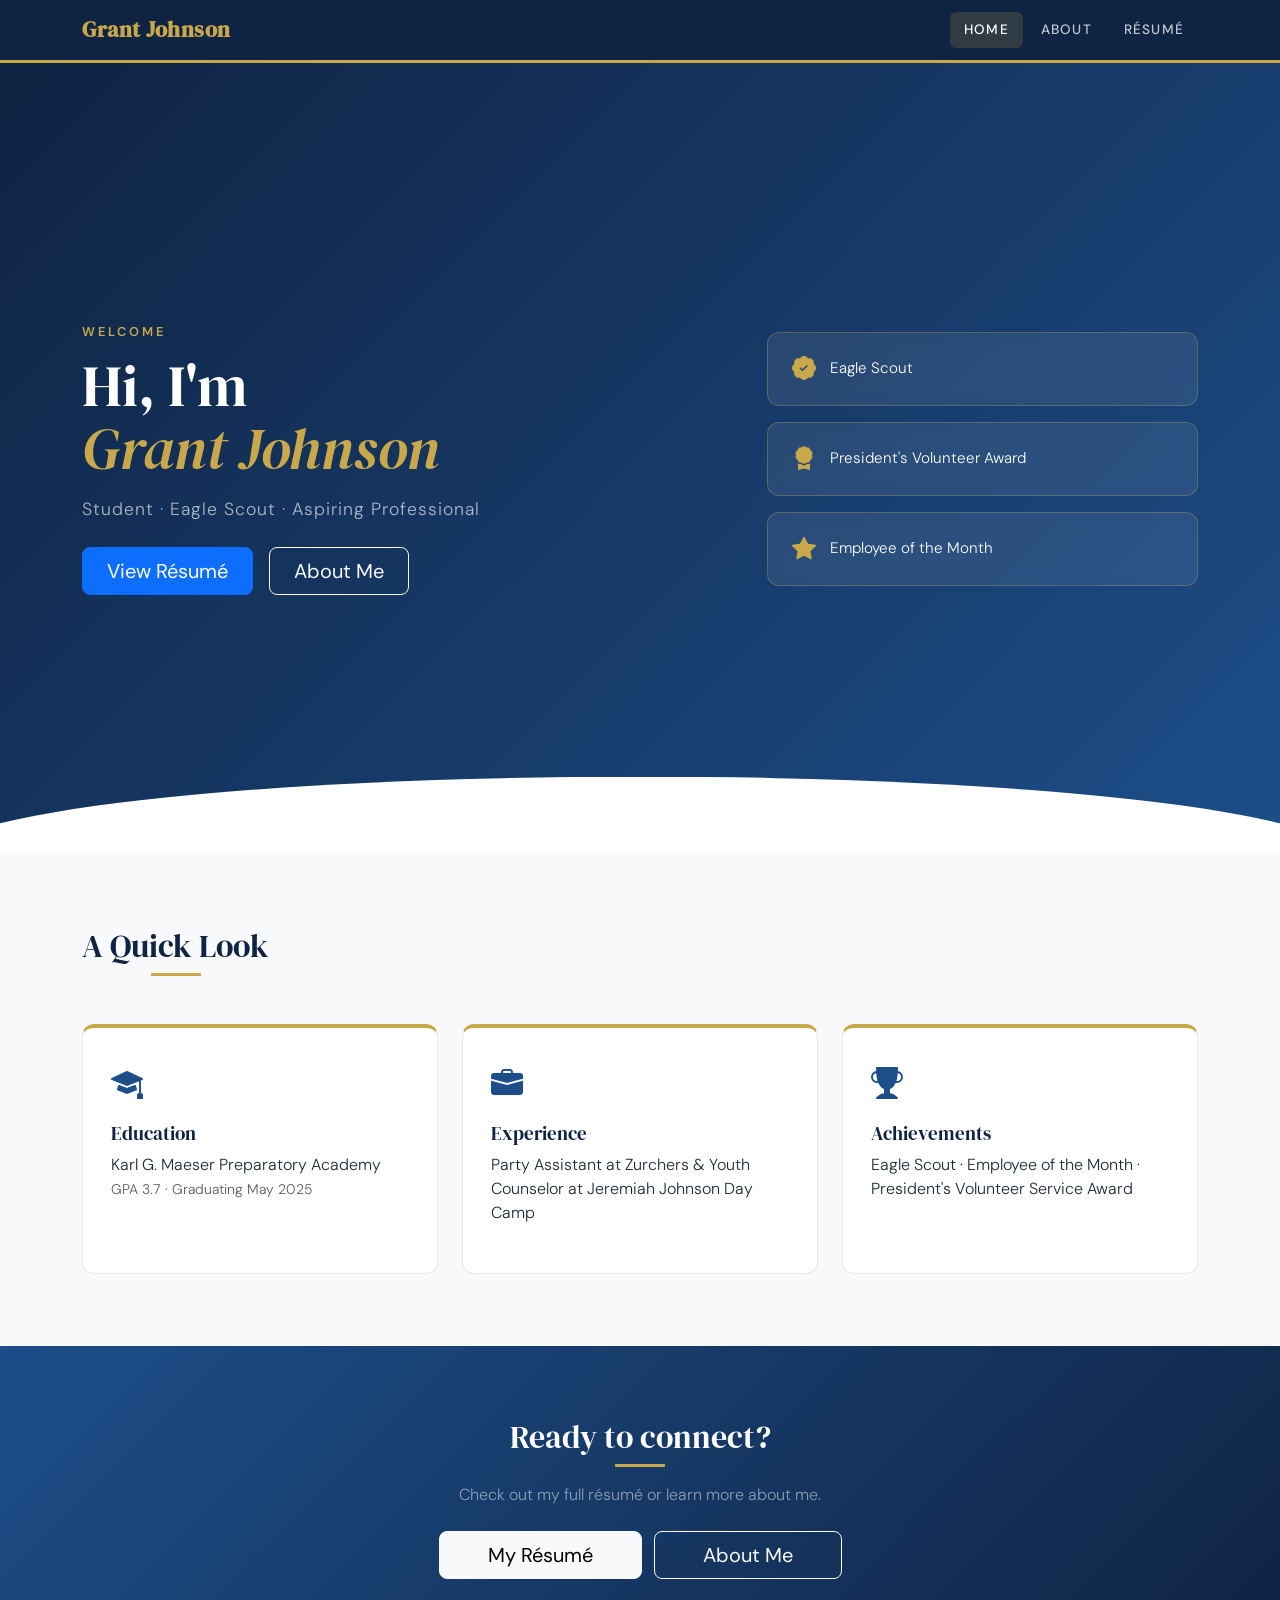
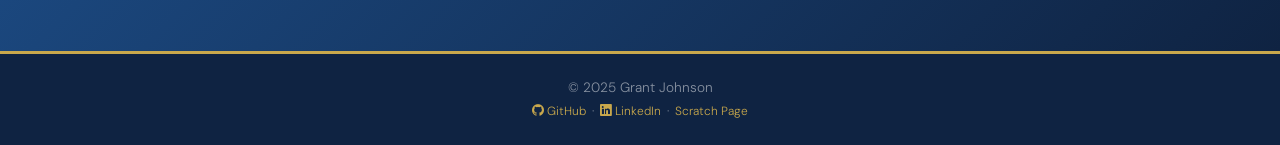
<file: index.html>
<!DOCTYPE html>
<html lang="en">
<head>
  <meta charset="UTF-8" />
  <meta name="viewport" content="width=device-width, initial-scale=1.0" />
  <title>Grant Johnson — Portfolio</title>
  <!-- Bootstrap 5 -->
  <link href="https://cdn.jsdelivr.net/npm/bootstrap@5.3.2/dist/css/bootstrap.min.css" rel="stylesheet" />
  <!-- Bootstrap Icons -->
  <link href="https://cdn.jsdelivr.net/npm/bootstrap-icons@1.11.3/font/bootstrap-icons.css" rel="stylesheet" />
  <!-- Google Fonts -->
  <link href="https://fonts.googleapis.com/css2?family=DM+Serif+Display:ital@0;1&family=DM+Sans:wght@300;400;500;600&display=swap" rel="stylesheet" />
  <link rel="stylesheet" href="custom.css" />
</head>
<body>

  <!-- NAVBAR -->
  <nav class="navbar navbar-expand-lg navbar-dark sticky-top" id="main-nav">
    <div class="container">
      <a class="navbar-brand fw-bold" href="index.html">Grant Johnson</a>
      <button class="navbar-toggler" type="button" data-bs-toggle="collapse" data-bs-target="#navMenu">
        <span class="navbar-toggler-icon"></span>
      </button>
      <div class="collapse navbar-collapse" id="navMenu">
        <ul class="navbar-nav ms-auto gap-1">
          <li class="nav-item"><a class="nav-link active" href="index.html">Home</a></li>
          <li class="nav-item"><a class="nav-link" href="about.html">About</a></li>
          <li class="nav-item"><a class="nav-link" href="resume.html">Résumé</a></li>
        </ul>
      </div>
    </div>
  </nav>

  <!-- HERO -->
  <section class="hero-section d-flex align-items-center">
    <div class="container">
      <div class="row align-items-center gy-5">
        <div class="col-lg-7 hero-text">
          <p class="hero-label">Welcome</p>
          <h1 class="display-3 hero-title">Hi, I'm<br /><em>Grant Johnson</em></h1>
          <p class="hero-sub mt-3">Student · Eagle Scout · Aspiring Professional</p>
          <div class="mt-4 d-flex gap-3 flex-wrap">
            <a href="resume.html" class="btn btn-primary btn-lg px-4">View Résumé</a>
            <a href="about.html" class="btn btn-outline-light btn-lg px-4">About Me</a>
          </div>
        </div>
        <div class="col-lg-5 text-center">
          <div class="hero-badge-wrap">
            <div class="hero-badge">
              <i class="bi bi-patch-check-fill"></i>
              <span>Eagle Scout</span>
            </div>
            <div class="hero-badge">
              <i class="bi bi-award-fill"></i>
              <span>President's Volunteer Award</span>
            </div>
            <div class="hero-badge">
              <i class="bi bi-star-fill"></i>
              <span>Employee of the Month</span>
            </div>
          </div>
        </div>
      </div>
    </div>
  </section>

  <!-- HIGHLIGHTS -->
  <section class="py-6 bg-light">
    <div class="container">
      <h2 class="section-heading text-center mb-5">A Quick Look</h2>
      <div class="row g-4">
        <div class="col-md-4">
          <div class="highlight-card h-100">
            <div class="highlight-icon"><i class="bi bi-mortarboard-fill"></i></div>
            <h5>Education</h5>
            <p>Karl G. Maeser Preparatory Academy<br /><span class="text-muted small">GPA 3.7 · Graduating May 2025</span></p>
          </div>
        </div>
        <div class="col-md-4">
          <div class="highlight-card h-100">
            <div class="highlight-icon"><i class="bi bi-briefcase-fill"></i></div>
            <h5>Experience</h5>
            <p>Party Assistant at Zurchers &amp; Youth Counselor at Jeremiah Johnson Day Camp</p>
          </div>
        </div>
        <div class="col-md-4">
          <div class="highlight-card h-100">
            <div class="highlight-icon"><i class="bi bi-trophy-fill"></i></div>
            <h5>Achievements</h5>
            <p>Eagle Scout · Employee of the Month · President's Volunteer Service Award</p>
          </div>
        </div>
      </div>
    </div>
  </section>

  <!-- CTA -->
  <section class="cta-section py-6 text-center">
    <div class="container">
      <h2 class="section-heading text-white mb-3">Ready to connect?</h2>
      <p class="text-white-50 mb-4">Check out my full résumé or learn more about me.</p>
      <a href="resume.html" class="btn btn-light btn-lg px-5 me-2">My Résumé</a>
      <a href="about.html" class="btn btn-outline-light btn-lg px-5">About Me</a>
    </div>
  </section>

  <!-- FOOTER -->
  <footer class="site-footer text-center py-4">
    <div class="container">
      <p class="mb-1">© 2025 Grant Johnson</p>
      <p class="mb-0 small">
        <a href="https://github.com/" target="_blank"><i class="bi bi-github"></i> GitHub</a>
        &nbsp;·&nbsp;
        <a href="https://linkedin.com/" target="_blank"><i class="bi bi-linkedin"></i> LinkedIn</a>
        &nbsp;·&nbsp;
        <a href="scratch.html">Scratch Page</a>
      </p>
    </div>
  </footer>

  <script src="https://cdn.jsdelivr.net/npm/bootstrap@5.3.2/dist/js/bootstrap.bundle.min.js"></script>
</body>
</html>
</file>
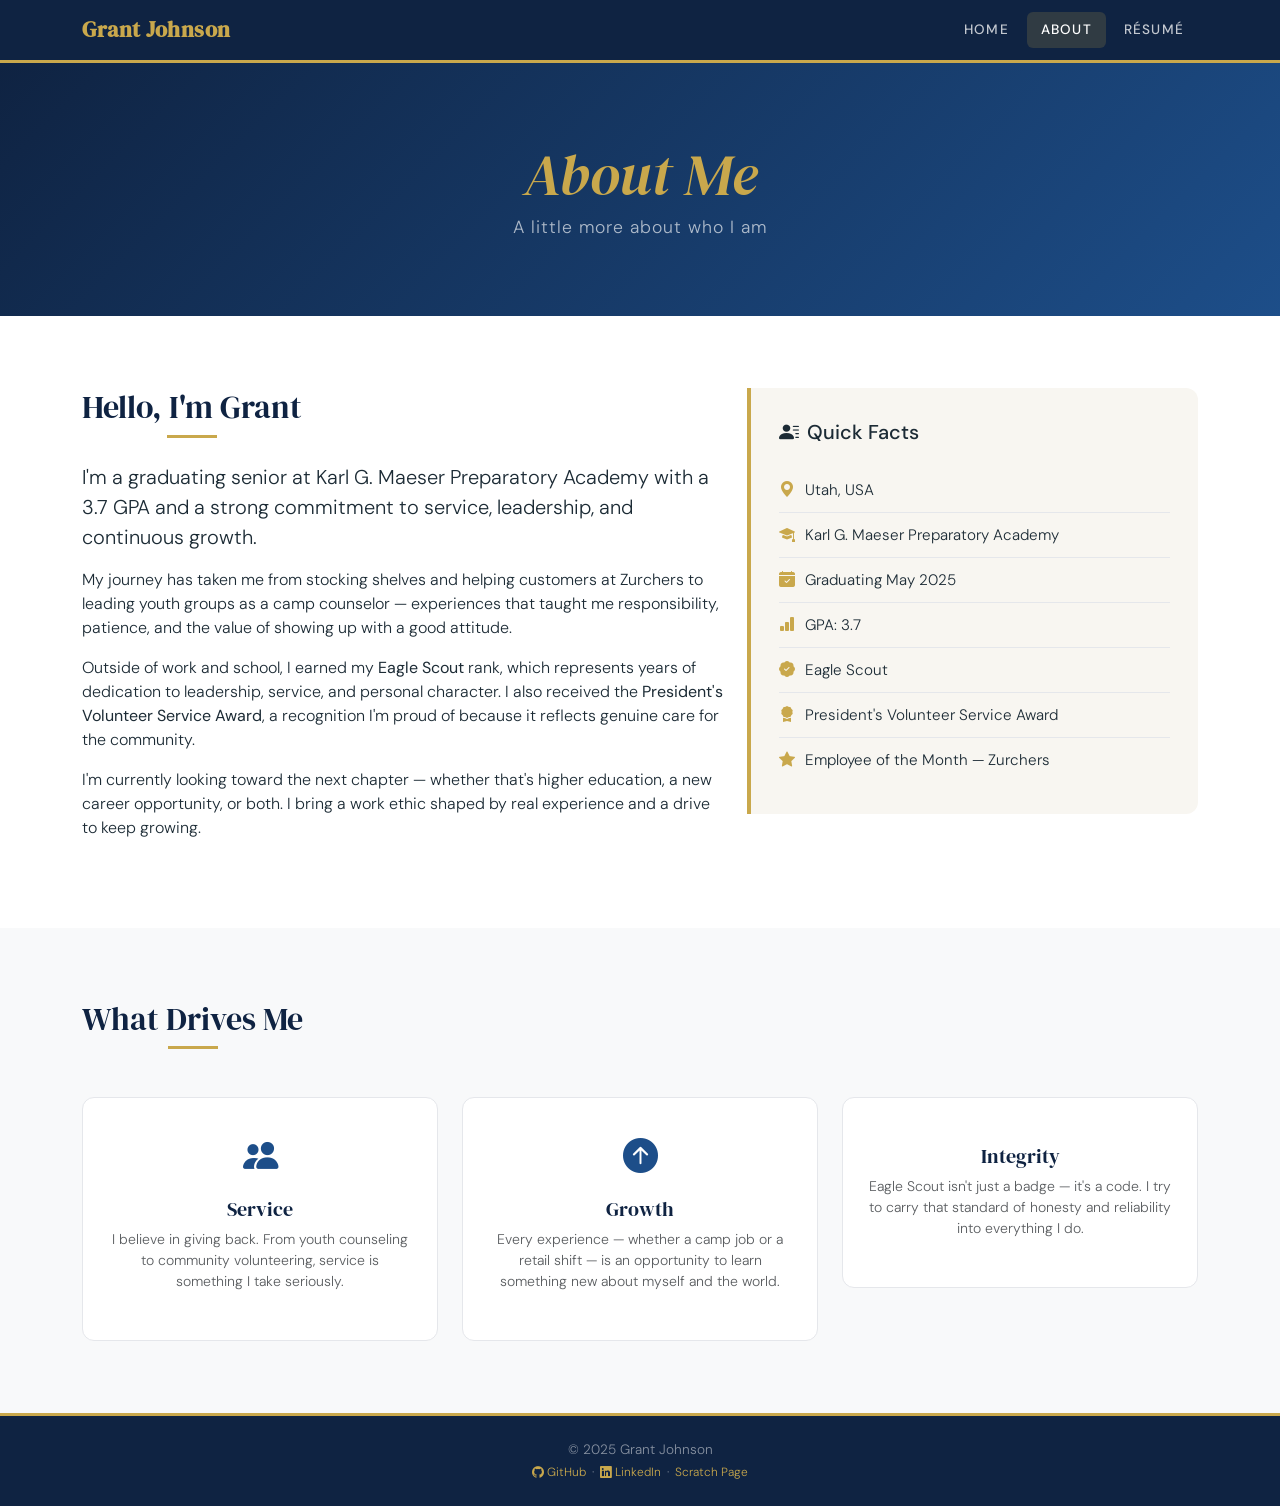
<file: about.html>
<!DOCTYPE html>
<html lang="en">
<head>
  <meta charset="UTF-8" />
  <meta name="viewport" content="width=device-width, initial-scale=1.0" />
  <title>About — Grant Johnson</title>
  <link href="https://cdn.jsdelivr.net/npm/bootstrap@5.3.2/dist/css/bootstrap.min.css" rel="stylesheet" />
  <link href="https://cdn.jsdelivr.net/npm/bootstrap-icons@1.11.3/font/bootstrap-icons.css" rel="stylesheet" />
  <link href="https://fonts.googleapis.com/css2?family=DM+Serif+Display:ital@0;1&family=DM+Sans:wght@300;400;500;600&display=swap" rel="stylesheet" />
  <link rel="stylesheet" href="custom.css" />
</head>
<body>

  <!-- NAVBAR -->
  <nav class="navbar navbar-expand-lg navbar-dark sticky-top" id="main-nav">
    <div class="container">
      <a class="navbar-brand fw-bold" href="index.html">Grant Johnson</a>
      <button class="navbar-toggler" type="button" data-bs-toggle="collapse" data-bs-target="#navMenu">
        <span class="navbar-toggler-icon"></span>
      </button>
      <div class="collapse navbar-collapse" id="navMenu">
        <ul class="navbar-nav ms-auto gap-1">
          <li class="nav-item"><a class="nav-link" href="index.html">Home</a></li>
          <li class="nav-item"><a class="nav-link active" href="about.html">About</a></li>
          <li class="nav-item"><a class="nav-link" href="resume.html">Résumé</a></li>
        </ul>
      </div>
    </div>
  </nav>

  <!-- PAGE HEADER -->
  <div class="page-header">
    <div class="container">
      <h1 class="display-4 hero-title"><em>About Me</em></h1>
      <p class="hero-sub">A little more about who I am</p>
    </div>
  </div>

  <!-- ABOUT CONTENT -->
  <section class="py-6">
    <div class="container">
      <div class="row gy-5 align-items-start">

        <!-- Bio card -->
        <div class="col-lg-7">
          <h2 class="section-heading mb-4">Hello, I'm Grant</h2>
          <p class="lead">I'm a graduating senior at Karl G. Maeser Preparatory Academy with a 3.7 GPA and a strong commitment to service, leadership, and continuous growth.</p>
          <p>My journey has taken me from stocking shelves and helping customers at Zurchers to leading youth groups as a camp counselor — experiences that taught me responsibility, patience, and the value of showing up with a good attitude.</p>
          <p>Outside of work and school, I earned my <strong>Eagle Scout</strong> rank, which represents years of dedication to leadership, service, and personal character. I also received the <strong>President's Volunteer Service Award</strong>, a recognition I'm proud of because it reflects genuine care for the community.</p>
          <p>I'm currently looking toward the next chapter — whether that's higher education, a new career opportunity, or both. I bring a work ethic shaped by real experience and a drive to keep growing.</p>
        </div>

        <!-- Stats / highlights sidebar -->
        <div class="col-lg-5">
          <div class="about-sidebar">
            <h5 class="mb-4"><i class="bi bi-person-lines-fill me-2"></i>Quick Facts</h5>
            <ul class="about-facts-list">
              <li><i class="bi bi-geo-alt-fill"></i> Utah, USA</li>
              <li><i class="bi bi-mortarboard-fill"></i> Karl G. Maeser Preparatory Academy</li>
              <li><i class="bi bi-calendar-check-fill"></i> Graduating May 2025</li>
              <li><i class="bi bi-bar-chart-fill"></i> GPA: 3.7</li>
              <li><i class="bi bi-patch-check-fill"></i> Eagle Scout</li>
              <li><i class="bi bi-award-fill"></i> President's Volunteer Service Award</li>
              <li><i class="bi bi-star-fill"></i> Employee of the Month — Zurchers</li>
            </ul>
          </div>
        </div>
      </div>
    </div>
  </section>

  <!-- VALUES -->
  <section class="py-6 bg-light">
    <div class="container">
      <h2 class="section-heading text-center mb-5">What Drives Me</h2>
      <div class="row g-4 text-center">
        <div class="col-md-4">
          <div class="value-card">
            <i class="bi bi-people-fill value-icon"></i>
            <h5>Service</h5>
            <p class="text-muted small">I believe in giving back. From youth counseling to community volunteering, service is something I take seriously.</p>
          </div>
        </div>
        <div class="col-md-4">
          <div class="value-card">
            <i class="bi bi-arrow-up-circle-fill value-icon"></i>
            <h5>Growth</h5>
            <p class="text-muted small">Every experience — whether a camp job or a retail shift — is an opportunity to learn something new about myself and the world.</p>
          </div>
        </div>
        <div class="col-md-4">
          <div class="value-card">
            <i class="bi bi-shield-check-fill value-icon"></i>
            <h5>Integrity</h5>
            <p class="text-muted small">Eagle Scout isn't just a badge — it's a code. I try to carry that standard of honesty and reliability into everything I do.</p>
          </div>
        </div>
      </div>
    </div>
  </section>

  <!-- FOOTER -->
  <footer class="site-footer text-center py-4">
    <div class="container">
      <p class="mb-1">© 2025 Grant Johnson</p>
      <p class="mb-0 small">
        <a href="https://github.com/" target="_blank"><i class="bi bi-github"></i> GitHub</a>
        &nbsp;·&nbsp;
        <a href="https://linkedin.com/" target="_blank"><i class="bi bi-linkedin"></i> LinkedIn</a>
        &nbsp;·&nbsp;
        <a href="scratch.html">Scratch Page</a>
      </p>
    </div>
  </footer>

  <script src="https://cdn.jsdelivr.net/npm/bootstrap@5.3.2/dist/js/bootstrap.bundle.min.js"></script>
</body>
</html>
</file>
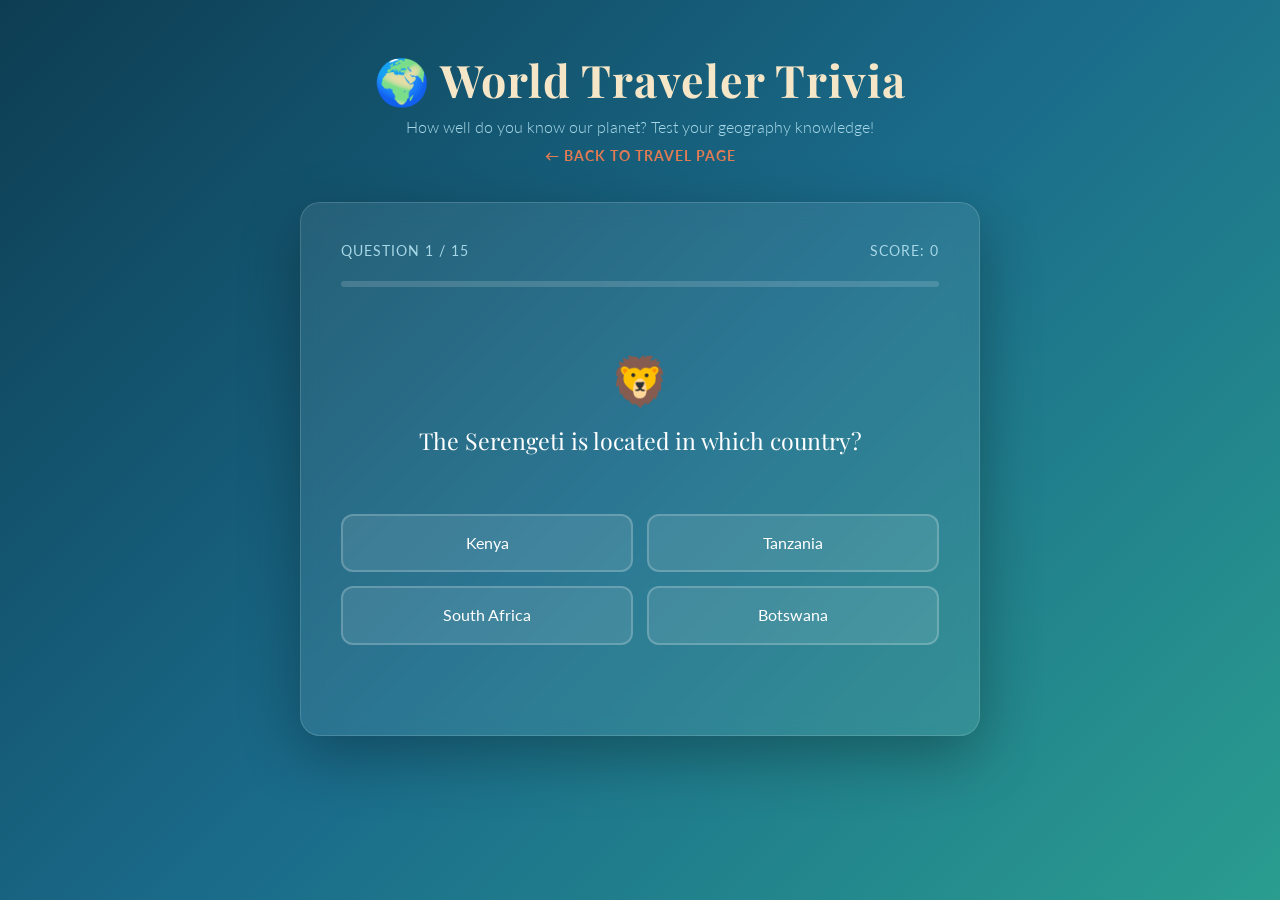
<file: app.html>
<!DOCTYPE html>
<html lang="en">
<head>
  <meta charset="UTF-8" />
  <meta name="viewport" content="width=device-width, initial-scale=1.0" />
  <title>World Traveler Trivia</title>
  <link rel="preconnect" href="https://fonts.googleapis.com" />
  <link href="https://fonts.googleapis.com/css2?family=Playfair+Display:wght@700&family=Lato:wght@300;400;700&display=swap" rel="stylesheet" />
  <style>
    *, *::before, *::after { box-sizing: border-box; margin: 0; padding: 0; }

    :root {
      --deep: #0d3d52;
      --ocean: #1a6b8a;
      --coral: #e07b54;
      --sand: #f5e6c8;
      --white: #ffffff;
      --success: #2a9d8f;
      --danger: #e63946;
    }

    body {
      font-family: 'Lato', sans-serif;
      background: linear-gradient(135deg, var(--deep) 0%, #1a6b8a 50%, #2a9d8f 100%);
      min-height: 100vh;
      display: flex;
      flex-direction: column;
      align-items: center;
      padding: 20px;
      color: var(--white);
    }

    header {
      text-align: center;
      padding: 30px 20px 10px;
    }

    header h1 {
      font-family: 'Playfair Display', serif;
      font-size: 2.8rem;
      color: var(--sand);
      letter-spacing: 1px;
    }

    header p {
      color: #a8d8e8;
      font-size: 1rem;
      margin-top: 8px;
      font-weight: 300;
    }

    .back-link {
      margin-top: 12px;
      display: inline-block;
      color: var(--coral);
      text-decoration: none;
      font-size: 0.85rem;
      letter-spacing: 1px;
      text-transform: uppercase;
      font-weight: 700;
      transition: opacity 0.2s;
    }
    .back-link:hover { opacity: 0.75; }

    /* --- Game container --- */
    #game-container {
      background: rgba(255,255,255,0.08);
      backdrop-filter: blur(10px);
      border: 1px solid rgba(255,255,255,0.15);
      border-radius: 20px;
      max-width: 680px;
      width: 100%;
      margin: 28px auto;
      padding: 40px;
      box-shadow: 0 20px 60px rgba(0,0,0,0.3);
    }

    /* --- Progress bar --- */
    #progress-wrap {
      display: flex;
      justify-content: space-between;
      align-items: center;
      margin-bottom: 22px;
      font-size: 0.85rem;
      color: #a8d8e8;
      letter-spacing: 1px;
      text-transform: uppercase;
    }

    #progress-bar-outer {
      height: 6px;
      background: rgba(255,255,255,0.15);
      border-radius: 3px;
      margin-bottom: 28px;
      overflow: hidden;
    }
    #progress-bar-inner {
      height: 100%;
      background: var(--coral);
      border-radius: 3px;
      transition: width 0.4s ease;
      width: 0%;
    }

    /* --- Question area --- */
    #question-emoji {
      font-size: 3rem;
      text-align: center;
      margin-bottom: 14px;
      display: block;
    }

    #question-text {
      font-family: 'Playfair Display', serif;
      font-size: 1.45rem;
      text-align: center;
      color: var(--white);
      margin-bottom: 30px;
      line-height: 1.5;
      min-height: 60px;
    }

    /* --- Answer buttons --- */
    #answers-grid {
      display: grid;
      grid-template-columns: 1fr 1fr;
      gap: 14px;
    }

    .answer-btn {
      background: rgba(255,255,255,0.1);
      border: 2px solid rgba(255,255,255,0.2);
      border-radius: 12px;
      color: var(--white);
      font-family: 'Lato', sans-serif;
      font-size: 1rem;
      font-weight: 400;
      padding: 16px 12px;
      cursor: pointer;
      transition: background 0.2s, border-color 0.2s, transform 0.15s;
      text-align: center;
      line-height: 1.4;
    }

    .answer-btn:hover:not(:disabled) {
      background: rgba(255,255,255,0.2);
      border-color: var(--sand);
      transform: translateY(-2px);
    }

    .answer-btn.correct {
      background: var(--success);
      border-color: var(--success);
      transform: scale(1.03);
    }

    .answer-btn.wrong {
      background: var(--danger);
      border-color: var(--danger);
    }

    .answer-btn:disabled {
      cursor: default;
    }

    /* --- Feedback message --- */
    #feedback {
      margin-top: 22px;
      text-align: center;
      font-size: 1rem;
      min-height: 28px;
      font-weight: 700;
      letter-spacing: 0.5px;
      transition: opacity 0.3s;
    }

    #feedback.correct { color: #6ee7b7; }
    #feedback.wrong   { color: #fca5a5; }

    /* --- Next / Play Again button --- */
    #next-btn {
      display: none;
      margin: 26px auto 0;
      background: var(--coral);
      color: var(--white);
      border: none;
      border-radius: 50px;
      padding: 14px 48px;
      font-size: 1rem;
      font-weight: 700;
      cursor: pointer;
      letter-spacing: 1px;
      text-transform: uppercase;
      transition: opacity 0.2s, transform 0.15s;
    }
    #next-btn:hover { opacity: 0.85; transform: translateY(-2px); }

    /* --- Score screen --- */
    #score-screen {
      display: none;
      text-align: center;
    }

    #score-screen .trophy { font-size: 5rem; margin-bottom: 16px; }
    #score-screen h2 {
      font-family: 'Playfair Display', serif;
      font-size: 2rem;
      color: var(--sand);
      margin-bottom: 10px;
    }
    #score-screen .final-score {
      font-size: 3.5rem;
      font-weight: 700;
      color: var(--coral);
      margin: 10px 0;
    }
    #score-screen p {
      color: #a8d8e8;
      font-size: 1rem;
      margin-bottom: 28px;
    }

    #play-again-btn {
      background: var(--coral);
      color: var(--white);
      border: none;
      border-radius: 50px;
      padding: 14px 48px;
      font-size: 1rem;
      font-weight: 700;
      cursor: pointer;
      letter-spacing: 1px;
      text-transform: uppercase;
      transition: opacity 0.2s;
    }
    #play-again-btn:hover { opacity: 0.85; }

    /* --- Streak badge --- */
    #streak-badge {
      text-align: center;
      margin-bottom: 14px;
      font-size: 0.9rem;
      color: #fcd34d;
      min-height: 22px;
      letter-spacing: 1px;
    }

    @media (max-width: 520px) {
      #answers-grid { grid-template-columns: 1fr; }
      header h1 { font-size: 2rem; }
      #game-container { padding: 28px 20px; }
      #question-text { font-size: 1.2rem; }
    }
  </style>
</head>
<body>

  <header>
    <h1>🌍 World Traveler Trivia</h1>
    <p>How well do you know our planet? Test your geography knowledge!</p>
    <a class="back-link" href="scratch.html">← Back to Travel Page</a>
  </header>

  <div id="game-container">
    <!-- Quiz area -->
    <div id="quiz-area">
      <div id="progress-wrap">
        <span id="q-counter">Question 1 / 15</span>
        <span id="score-display">Score: 0</span>
      </div>
      <div id="progress-bar-outer">
        <div id="progress-bar-inner"></div>
      </div>

      <div id="streak-badge"></div>

      <span id="question-emoji">✈️</span>
      <p id="question-text">Loading question...</p>

      <div id="answers-grid"></div>
      <p id="feedback"></p>
      <button id="next-btn">Next Question →</button>
    </div>

    <!-- Score screen -->
    <div id="score-screen">
      <div class="trophy" id="trophy-emoji">🏆</div>
      <h2 id="result-title">Incredible!</h2>
      <div class="final-score" id="final-score-display">0 / 15</div>
      <p id="result-message">You're a true world traveler!</p>
      <button id="play-again-btn" onclick="startGame()">Play Again ✈️</button>
    </div>
  </div>

  <script>
    const ALL_QUESTIONS = [
      { emoji: "🗼", q: "What is the capital city of France?", answers: ["Paris", "Lyon", "Marseille", "Bordeaux"], correct: 0 },
      { emoji: "🗻", q: "Which is the tallest mountain in the world?", answers: ["K2", "Kangchenjunga", "Mount Everest", "Lhotse"], correct: 2 },
      { emoji: "🌊", q: "What is the largest ocean on Earth?", answers: ["Atlantic Ocean", "Indian Ocean", "Arctic Ocean", "Pacific Ocean"], correct: 3 },
      { emoji: "🦁", q: "The Serengeti is located in which country?", answers: ["Kenya", "Tanzania", "South Africa", "Botswana"], correct: 1 },
      { emoji: "🎌", q: "What is the capital of Japan?", answers: ["Osaka", "Kyoto", "Tokyo", "Hiroshima"], correct: 2 },
      { emoji: "🌮", q: "Cancún is a famous beach resort city in which country?", answers: ["Cuba", "Colombia", "Brazil", "Mexico"], correct: 3 },
      { emoji: "🏯", q: "The Great Wall is located in which country?", answers: ["Japan", "South Korea", "Mongolia", "China"], correct: 3 },
      { emoji: "🕌", q: "The Eiffel Tower was built to celebrate what event?", answers: ["World War I armistice", "French Revolution centennial", "Napoleon's coronation", "The French Republic founding"], correct: 1 },
      { emoji: "🦘", q: "Which country is known as 'The Land Down Under'?", answers: ["New Zealand", "Papua New Guinea", "South Africa", "Australia"], correct: 3 },
      { emoji: "🌉", q: "The Golden Gate Bridge is located in which US city?", answers: ["Los Angeles", "Seattle", "San Francisco", "Portland"], correct: 2 },
      { emoji: "🏝️", q: "Which archipelago country has over 7,000 islands?", answers: ["Indonesia", "Maldives", "Philippines", "Japan"], correct: 2 },
      { emoji: "🌋", q: "Which country has the most volcanoes in the world?", answers: ["Chile", "Japan", "Iceland", "Indonesia"], correct: 3 },
      { emoji: "🎭", q: "The ancient Colosseum is located in which city?", answers: ["Athens", "Rome", "Madrid", "Istanbul"], correct: 1 },
      { emoji: "🐧", q: "Which continent has NO permanent human residents?", answers: ["Antarctica", "Oceania", "Arctic", "Greenland"], correct: 0 },
      { emoji: "🛕", q: "Angkor Wat, the world's largest religious monument, is in which country?", answers: ["Thailand", "Vietnam", "Laos", "Cambodia"], correct: 3 },
      { emoji: "🏔️", q: "The Andes mountain range runs through how many countries?", answers: ["4", "5", "7", "9"], correct: 2 },
      { emoji: "🌅", q: "Which African country's flag features a Maasai shield and spears?", answers: ["Tanzania", "Uganda", "Kenya", "Ethiopia"], correct: 2 },
      { emoji: "🗽", q: "The Statue of Liberty was a gift to the USA from which country?", answers: ["England", "France", "Italy", "Spain"], correct: 1 },
      { emoji: "🏜️", q: "The Sahara Desert spans across how many countries?", answers: ["5", "8", "11", "14"], correct: 2 },
      { emoji: "🌺", q: "Which Hawaiian island is nicknamed 'The Garden Isle'?", answers: ["Maui", "Oahu", "Kauai", "Big Island"], correct: 2 },
    ];

    let questions = [];
    let current = 0;
    let score = 0;
    let streak = 0;
    let answered = false;

    function shuffle(arr) {
      return [...arr].sort(() => Math.random() - 0.5);
    }

    function startGame() {
      questions = shuffle(ALL_QUESTIONS).slice(0, 15);
      current = 0;
      score = 0;
      streak = 0;
      answered = false;
      document.getElementById('score-screen').style.display = 'none';
      document.getElementById('quiz-area').style.display = 'block';
      loadQuestion();
    }

    function loadQuestion() {
      answered = false;
      const q = questions[current];
      const total = questions.length;

      document.getElementById('q-counter').textContent = `Question ${current + 1} / ${total}`;
      document.getElementById('score-display').textContent = `Score: ${score}`;
      document.getElementById('progress-bar-inner').style.width = `${(current / total) * 100}%`;
      document.getElementById('question-emoji').textContent = q.emoji;
      document.getElementById('question-text').textContent = q.q;
      document.getElementById('feedback').textContent = '';
      document.getElementById('feedback').className = '';
      document.getElementById('next-btn').style.display = 'none';

      // Streak badge
      const badge = document.getElementById('streak-badge');
      if (streak >= 3) {
        badge.textContent = `🔥 ${streak} in a row!`;
      } else {
        badge.textContent = '';
      }

      const grid = document.getElementById('answers-grid');
      grid.innerHTML = '';

      q.answers.forEach((ans, idx) => {
        const btn = document.createElement('button');
        btn.className = 'answer-btn';
        btn.textContent = ans;
        btn.onclick = () => selectAnswer(idx);
        grid.appendChild(btn);
      });
    }

    function selectAnswer(idx) {
      if (answered) return;
      answered = true;

      const q = questions[current];
      const btns = document.querySelectorAll('.answer-btn');
      btns.forEach(b => b.disabled = true);

      const feedback = document.getElementById('feedback');
      if (idx === q.correct) {
        btns[idx].classList.add('correct');
        score++;
        streak++;
        feedback.textContent = streak >= 3
          ? `🔥 Correct! ${streak}-answer streak!`
          : '✅ Correct!';
        feedback.className = 'correct';
      } else {
        btns[idx].classList.add('wrong');
        btns[q.correct].classList.add('correct');
        streak = 0;
        feedback.textContent = `❌ Nope! The answer is: ${q.answers[q.correct]}`;
        feedback.className = 'wrong';
      }

      document.getElementById('score-display').textContent = `Score: ${score}`;

      const nextBtn = document.getElementById('next-btn');
      if (current < questions.length - 1) {
        nextBtn.textContent = 'Next Question →';
      } else {
        nextBtn.textContent = 'See My Results 🏆';
      }
      nextBtn.style.display = 'block';
    }

    document.getElementById('next-btn').addEventListener('click', () => {
      current++;
      if (current < questions.length) {
        loadQuestion();
      } else {
        showResults();
      }
    });

    function showResults() {
      document.getElementById('quiz-area').style.display = 'none';
      const screen = document.getElementById('score-screen');
      screen.style.display = 'block';

      const total = questions.length;
      const pct = score / total;

      document.getElementById('final-score-display').textContent = `${score} / ${total}`;

      let trophy, title, msg;
      if (pct === 1)        { trophy = '🏆'; title = 'Perfect Score!';      msg = 'You\'re a certified world explorer. Nothing escapes you!'; }
      else if (pct >= 0.8)  { trophy = '✈️'; title = 'Frequent Flyer!';      msg = 'Incredible knowledge — book your next adventure now!'; }
      else if (pct >= 0.6)  { trophy = '🗺️'; title = 'Globetrotter!';        msg = 'Great job! A few more stamps in that passport and you\'ll be unstoppable.'; }
      else if (pct >= 0.4)  { trophy = '🧳'; title = 'Weekend Wanderer';     msg = 'Not bad! Keep exploring and those geography skills will soar.'; }
      else                  { trophy = '📍'; title = 'Time to Explore!';     msg = 'The world is waiting for you. Start packing!'; }

      document.getElementById('trophy-emoji').textContent = trophy;
      document.getElementById('result-title').textContent = title;
      document.getElementById('result-message').textContent = msg;
    }

    // Kick things off
    startGame();
  </script>

</body>
</html>
</file>
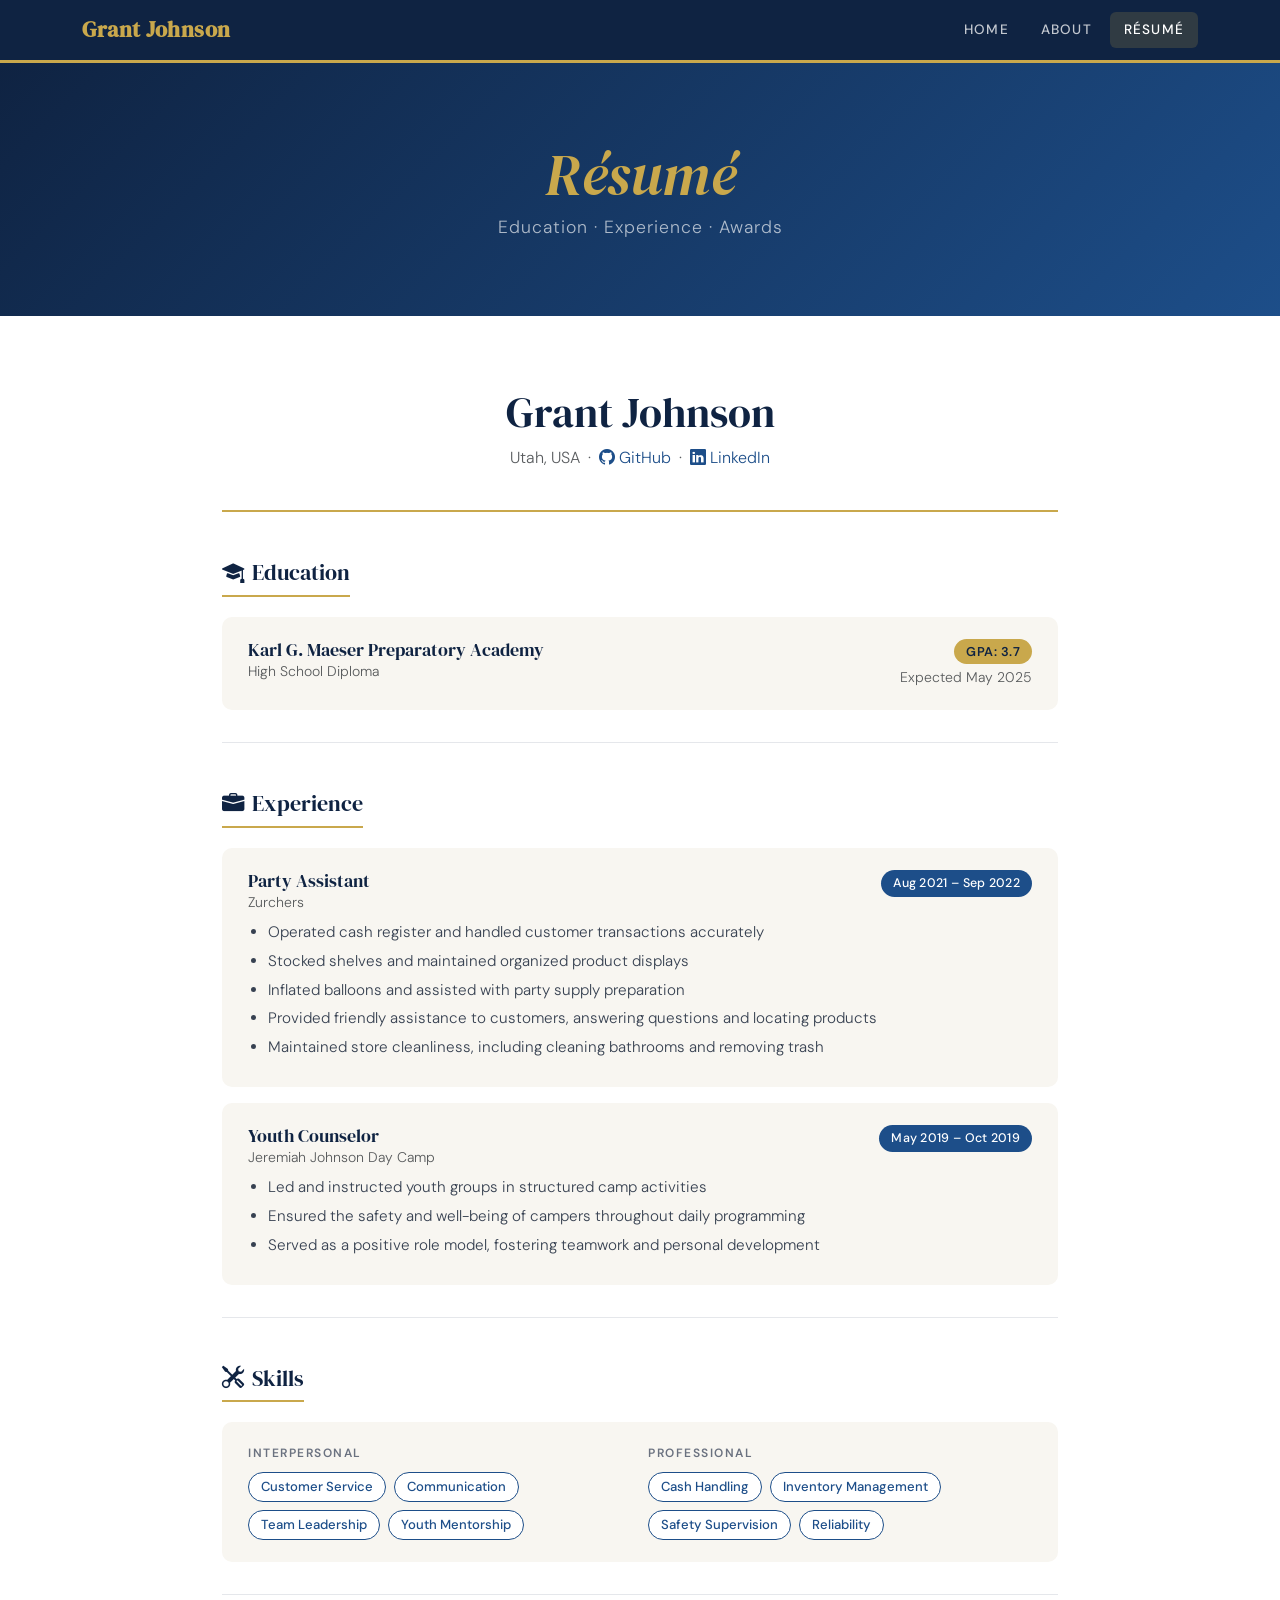
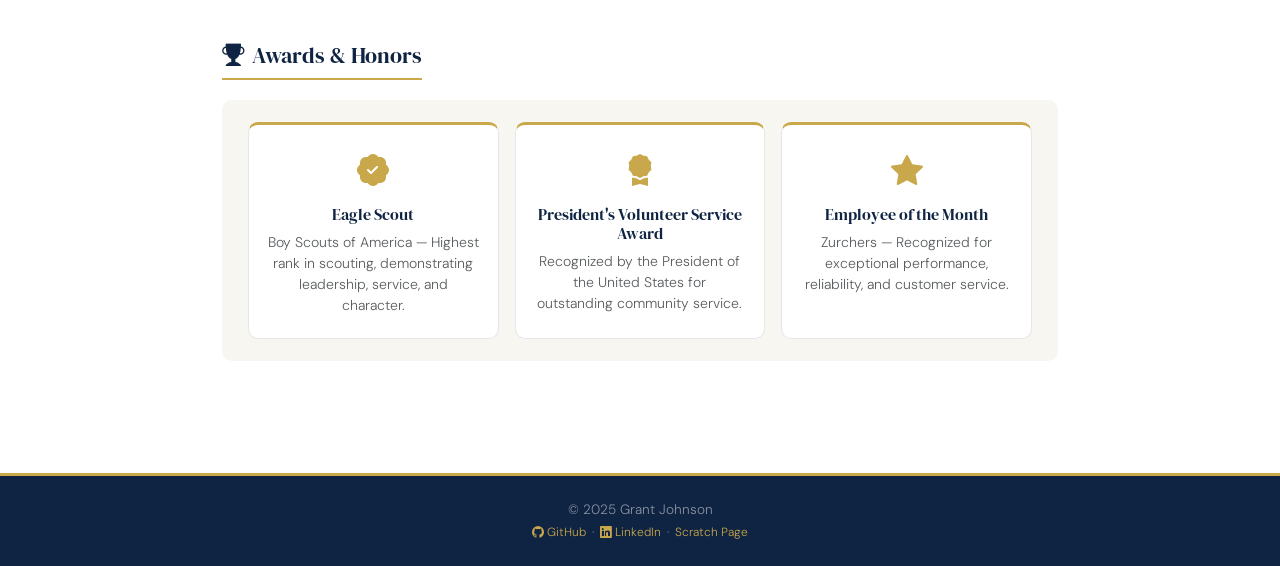
<file: resume.html>
<!DOCTYPE html>
<html lang="en">
<head>
  <meta charset="UTF-8" />
  <meta name="viewport" content="width=device-width, initial-scale=1.0" />
  <title>Résumé — Grant Johnson</title>
  <link href="https://cdn.jsdelivr.net/npm/bootstrap@5.3.2/dist/css/bootstrap.min.css" rel="stylesheet" />
  <link href="https://cdn.jsdelivr.net/npm/bootstrap-icons@1.11.3/font/bootstrap-icons.css" rel="stylesheet" />
  <link href="https://fonts.googleapis.com/css2?family=DM+Serif+Display:ital@0;1&family=DM+Sans:wght@300;400;500;600&display=swap" rel="stylesheet" />
  <link rel="stylesheet" href="custom.css" />
</head>
<body>

  <!-- NAVBAR -->
  <nav class="navbar navbar-expand-lg navbar-dark sticky-top" id="main-nav">
    <div class="container">
      <a class="navbar-brand fw-bold" href="index.html">Grant Johnson</a>
      <button class="navbar-toggler" type="button" data-bs-toggle="collapse" data-bs-target="#navMenu">
        <span class="navbar-toggler-icon"></span>
      </button>
      <div class="collapse navbar-collapse" id="navMenu">
        <ul class="navbar-nav ms-auto gap-1">
          <li class="nav-item"><a class="nav-link" href="index.html">Home</a></li>
          <li class="nav-item"><a class="nav-link" href="about.html">About</a></li>
          <li class="nav-item"><a class="nav-link active" href="resume.html">Résumé</a></li>
        </ul>
      </div>
    </div>
  </nav>

  <!-- PAGE HEADER -->
  <div class="page-header">
    <div class="container">
      <h1 class="display-4 hero-title"><em>Résumé</em></h1>
      <p class="hero-sub">Education · Experience · Awards</p>
    </div>
  </div>

  <!-- RESUME BODY -->
  <section class="py-6">
    <div class="container" style="max-width: 860px;">

      <!-- Name header on resume -->
      <div class="resume-name-block text-center mb-5">
        <h2 class="resume-name">Grant Johnson</h2>
        <p class="resume-contact text-muted">
          Utah, USA &nbsp;·&nbsp;
          <a href="https://github.com/" target="_blank"><i class="bi bi-github"></i> GitHub</a>
          &nbsp;·&nbsp;
          <a href="https://linkedin.com/" target="_blank"><i class="bi bi-linkedin"></i> LinkedIn</a>
        </p>
      </div>

      <!-- EDUCATION -->
      <div class="resume-section mb-5">
        <h3 class="resume-section-title">
          <i class="bi bi-mortarboard-fill me-2"></i>Education
        </h3>
        <div class="resume-entry">
          <div class="d-flex justify-content-between align-items-start flex-wrap gap-1">
            <div>
              <h5 class="mb-0">Karl G. Maeser Preparatory Academy</h5>
              <p class="text-muted mb-0 small">High School Diploma</p>
            </div>
            <div class="text-end">
              <span class="resume-badge">GPA: 3.7</span>
              <p class="text-muted small mb-0 mt-1">Expected May 2025</p>
            </div>
          </div>
        </div>
      </div>

      <!-- EXPERIENCE -->
      <div class="resume-section mb-5">
        <h3 class="resume-section-title">
          <i class="bi bi-briefcase-fill me-2"></i>Experience
        </h3>

        <!-- Zurchers -->
        <div class="resume-entry">
          <div class="d-flex justify-content-between align-items-start flex-wrap gap-1 mb-2">
            <div>
              <h5 class="mb-0">Party Assistant</h5>
              <p class="text-muted mb-0 small">Zurchers</p>
            </div>
            <span class="resume-date">Aug 2021 – Sep 2022</span>
          </div>
          <ul class="resume-bullets">
            <li>Operated cash register and handled customer transactions accurately</li>
            <li>Stocked shelves and maintained organized product displays</li>
            <li>Inflated balloons and assisted with party supply preparation</li>
            <li>Provided friendly assistance to customers, answering questions and locating products</li>
            <li>Maintained store cleanliness, including cleaning bathrooms and removing trash</li>
          </ul>
        </div>

        <!-- Day Camp -->
        <div class="resume-entry">
          <div class="d-flex justify-content-between align-items-start flex-wrap gap-1 mb-2">
            <div>
              <h5 class="mb-0">Youth Counselor</h5>
              <p class="text-muted mb-0 small">Jeremiah Johnson Day Camp</p>
            </div>
            <span class="resume-date">May 2019 – Oct 2019</span>
          </div>
          <ul class="resume-bullets">
            <li>Led and instructed youth groups in structured camp activities</li>
            <li>Ensured the safety and well-being of campers throughout daily programming</li>
            <li>Served as a positive role model, fostering teamwork and personal development</li>
          </ul>
        </div>
      </div>

      <!-- SKILLS -->
      <div class="resume-section mb-5">
        <h3 class="resume-section-title">
          <i class="bi bi-tools me-2"></i>Skills
        </h3>
        <div class="resume-entry">
          <div class="row g-3">
            <div class="col-sm-6">
              <p class="skill-category">Interpersonal</p>
              <div class="d-flex flex-wrap gap-2">
                <span class="skill-tag">Customer Service</span>
                <span class="skill-tag">Communication</span>
                <span class="skill-tag">Team Leadership</span>
                <span class="skill-tag">Youth Mentorship</span>
              </div>
            </div>
            <div class="col-sm-6">
              <p class="skill-category">Professional</p>
              <div class="d-flex flex-wrap gap-2">
                <span class="skill-tag">Cash Handling</span>
                <span class="skill-tag">Inventory Management</span>
                <span class="skill-tag">Safety Supervision</span>
                <span class="skill-tag">Reliability</span>
              </div>
            </div>
          </div>
        </div>
      </div>

      <!-- AWARDS -->
      <div class="resume-section mb-2">
        <h3 class="resume-section-title">
          <i class="bi bi-trophy-fill me-2"></i>Awards &amp; Honors
        </h3>
        <div class="resume-entry">
          <div class="row g-3">

            <div class="col-md-4">
              <div class="award-card">
                <i class="bi bi-patch-check-fill award-icon"></i>
                <h6>Eagle Scout</h6>
                <p class="text-muted small mb-0">Boy Scouts of America — Highest rank in scouting, demonstrating leadership, service, and character.</p>
              </div>
            </div>

            <div class="col-md-4">
              <div class="award-card">
                <i class="bi bi-award-fill award-icon"></i>
                <h6>President's Volunteer Service Award</h6>
                <p class="text-muted small mb-0">Recognized by the President of the United States for outstanding community service.</p>
              </div>
            </div>

            <div class="col-md-4">
              <div class="award-card">
                <i class="bi bi-star-fill award-icon"></i>
                <h6>Employee of the Month</h6>
                <p class="text-muted small mb-0">Zurchers — Recognized for exceptional performance, reliability, and customer service.</p>
              </div>
            </div>

          </div>
        </div>
      </div>

    </div>
  </section>

  <!-- FOOTER -->
  <footer class="site-footer text-center py-4">
    <div class="container">
      <p class="mb-1">© 2025 Grant Johnson</p>
      <p class="mb-0 small">
        <a href="https://github.com/" target="_blank"><i class="bi bi-github"></i> GitHub</a>
        &nbsp;·&nbsp;
        <a href="https://linkedin.com/" target="_blank"><i class="bi bi-linkedin"></i> LinkedIn</a>
        &nbsp;·&nbsp;
        <a href="scratch.html">Scratch Page</a>
      </p>
    </div>
  </footer>

  <script src="https://cdn.jsdelivr.net/npm/bootstrap@5.3.2/dist/js/bootstrap.bundle.min.js"></script>
</body>
</html>
</file>
<file: custom.css>
/* ============================================
   GRANT JOHNSON — Custom CSS (Bootstrap pages)
   ============================================ */

@import url('https://fonts.googleapis.com/css2?family=DM+Serif+Display:ital@0;1&family=DM+Sans:wght@300;400;500;600&display=swap');

:root {
  --navy:   #0f2342;
  --blue:   #1d4e89;
  --accent: #c9a84c;
  --light:  #f8f6f1;
  --white:  #ffffff;
  --text:   #1c2b35;
  --muted:  #6b7280;
}

/* Base */
body {
  font-family: 'DM Sans', sans-serif;
  font-weight: 300;
  color: var(--text);
  background-color: var(--white);
}

/* Utility */
.py-6 { padding-top: 4.5rem; padding-bottom: 4.5rem; }

/* ---- Navbar ---- */
#main-nav {
  background-color: var(--navy);
  border-bottom: 3px solid var(--accent);
}

.navbar-brand {
  font-family: 'DM Serif Display', serif;
  font-size: 1.4rem;
  color: var(--accent) !important;
  letter-spacing: 0.5px;
}

.nav-link {
  color: rgba(255,255,255,0.75) !important;
  font-size: 0.85rem;
  font-weight: 500;
  letter-spacing: 1.2px;
  text-transform: uppercase;
  padding: 8px 14px !important;
  border-radius: 6px;
  transition: background 0.2s, color 0.2s;
}

.nav-link:hover,
.nav-link.active {
  color: var(--white) !important;
  background-color: rgba(201,168,76,0.18);
}

/* ---- Hero Section ---- */
.hero-section {
  background: linear-gradient(135deg, var(--navy) 0%, var(--blue) 100%);
  min-height: 88vh;
  padding: 80px 0;
  position: relative;
  overflow: hidden;
}

.hero-section::after {
  content: '';
  position: absolute;
  bottom: -2px;
  left: 0; right: 0;
  height: 80px;
  background: var(--white);
  clip-path: ellipse(55% 100% at 50% 100%);
}

.hero-label {
  color: var(--accent);
  font-size: 0.8rem;
  font-weight: 600;
  letter-spacing: 3px;
  text-transform: uppercase;
  margin-bottom: 12px;
}

.hero-title {
  font-family: 'DM Serif Display', serif;
  color: var(--white);
  font-size: 3.6rem;
  line-height: 1.1;
}

.hero-title em {
  color: var(--accent);
  font-style: italic;
}

.hero-sub {
  color: rgba(255,255,255,0.65);
  font-size: 1.1rem;
  letter-spacing: 1px;
}

/* Hero badge column */
.hero-badge-wrap {
  display: flex;
  flex-direction: column;
  gap: 16px;
  padding-left: 20px;
}

.hero-badge {
  background: rgba(255,255,255,0.08);
  border: 1px solid rgba(201,168,76,0.3);
  border-radius: 12px;
  padding: 18px 24px;
  color: var(--white);
  display: flex;
  align-items: center;
  gap: 14px;
  font-size: 0.95rem;
  backdrop-filter: blur(6px);
  transition: background 0.2s;
}

.hero-badge:hover {
  background: rgba(201,168,76,0.12);
}

.hero-badge i {
  font-size: 1.5rem;
  color: var(--accent);
}

/* ---- Page Header (inner pages) ---- */
.page-header {
  background: linear-gradient(135deg, var(--navy) 0%, var(--blue) 100%);
  padding: 80px 0 60px;
  text-align: center;
}

/* ---- Section Heading ---- */
.section-heading {
  font-family: 'DM Serif Display', serif;
  font-size: 2rem;
  color: var(--navy);
  position: relative;
  display: inline-block;
}

.section-heading::after {
  content: '';
  display: block;
  width: 50px;
  height: 3px;
  background: var(--accent);
  margin: 8px auto 0;
}

/* ---- Highlight Cards (Home page) ---- */
.highlight-card {
  background: var(--white);
  border: 1px solid #e5e7eb;
  border-top: 4px solid var(--accent);
  border-radius: 12px;
  padding: 32px 28px;
  transition: box-shadow 0.2s, transform 0.2s;
}

.highlight-card:hover {
  box-shadow: 0 8px 30px rgba(29, 78, 137, 0.12);
  transform: translateY(-4px);
}

.highlight-icon {
  font-size: 2rem;
  color: var(--blue);
  margin-bottom: 14px;
}

.highlight-card h5 {
  font-family: 'DM Serif Display', serif;
  font-size: 1.2rem;
  color: var(--navy);
  margin-bottom: 8px;
}

/* ---- CTA Section ---- */
.cta-section {
  background: linear-gradient(135deg, var(--blue), var(--navy));
}

/* ---- About Page: Sidebar ---- */
.about-sidebar {
  background: var(--light);
  border-left: 4px solid var(--accent);
  border-radius: 0 12px 12px 0;
  padding: 32px 28px;
}

.about-facts-list {
  list-style: none;
  padding: 0;
  margin: 0;
}

.about-facts-list li {
  padding: 10px 0;
  border-bottom: 1px solid #e5e7eb;
  font-size: 0.95rem;
  display: flex;
  align-items: center;
  gap: 10px;
}

.about-facts-list li:last-child {
  border-bottom: none;
}

.about-facts-list i {
  color: var(--accent);
  font-size: 1rem;
  flex-shrink: 0;
}

/* ---- Value Cards (About page) ---- */
.value-card {
  background: var(--white);
  border: 1px solid #e5e7eb;
  border-radius: 12px;
  padding: 32px 24px;
  transition: box-shadow 0.2s, transform 0.2s;
}

.value-card:hover {
  box-shadow: 0 6px 24px rgba(29,78,137,0.1);
  transform: translateY(-3px);
}

.value-icon {
  font-size: 2.2rem;
  color: var(--blue);
  display: block;
  margin-bottom: 14px;
}

.value-card h5 {
  font-family: 'DM Serif Display', serif;
  color: var(--navy);
  margin-bottom: 8px;
}

/* ---- Resume Page ---- */
.resume-name-block {
  border-bottom: 2px solid var(--accent);
  padding-bottom: 24px;
}

.resume-name {
  font-family: 'DM Serif Display', serif;
  font-size: 2.6rem;
  color: var(--navy);
}

.resume-contact a {
  color: var(--blue);
  text-decoration: none;
}

.resume-contact a:hover {
  text-decoration: underline;
}

.resume-section {
  border-bottom: 1px solid #e5e7eb;
  padding-bottom: 32px;
}

.resume-section:last-child {
  border-bottom: none;
}

.resume-section-title {
  font-family: 'DM Serif Display', serif;
  font-size: 1.4rem;
  color: var(--navy);
  margin-bottom: 20px;
  padding-bottom: 8px;
  border-bottom: 2px solid var(--accent);
  display: inline-block;
}

.resume-entry {
  background: var(--light);
  border-radius: 10px;
  padding: 22px 26px;
  margin-bottom: 16px;
}

.resume-entry:last-child {
  margin-bottom: 0;
}

.resume-entry h5 {
  font-family: 'DM Serif Display', serif;
  font-size: 1.15rem;
  color: var(--navy);
}

.resume-badge {
  background: var(--accent);
  color: var(--navy);
  font-size: 0.8rem;
  font-weight: 600;
  padding: 4px 12px;
  border-radius: 20px;
  letter-spacing: 0.5px;
}

.resume-date {
  background: var(--blue);
  color: var(--white);
  font-size: 0.78rem;
  font-weight: 500;
  padding: 4px 12px;
  border-radius: 20px;
  white-space: nowrap;
  letter-spacing: 0.3px;
}

.resume-bullets {
  padding-left: 20px;
  margin: 0;
}

.resume-bullets li {
  margin-bottom: 6px;
  font-size: 0.95rem;
  color: #374151;
}

/* Skills */
.skill-category {
  font-size: 0.75rem;
  font-weight: 600;
  letter-spacing: 1.5px;
  text-transform: uppercase;
  color: var(--muted);
  margin-bottom: 10px;
}

.skill-tag {
  background: var(--white);
  border: 1.5px solid var(--blue);
  color: var(--blue);
  font-size: 0.82rem;
  font-weight: 500;
  padding: 4px 12px;
  border-radius: 20px;
}

/* Award Cards */
.award-card {
  background: var(--white);
  border: 1px solid #e5e7eb;
  border-top: 3px solid var(--accent);
  border-radius: 10px;
  padding: 22px 18px;
  text-align: center;
  height: 100%;
}

.award-icon {
  font-size: 2rem;
  color: var(--accent);
  display: block;
  margin-bottom: 10px;
}

.award-card h6 {
  font-family: 'DM Serif Display', serif;
  font-size: 1rem;
  color: var(--navy);
  margin-bottom: 8px;
}

/* ---- Footer ---- */
.site-footer {
  background-color: var(--navy);
  color: rgba(255,255,255,0.5);
  font-size: 0.85rem;
  border-top: 3px solid var(--accent);
}

.site-footer a {
  color: var(--accent);
  text-decoration: none;
}

.site-footer a:hover {
  text-decoration: underline;
}

/* ---- Responsive ---- */
@media (max-width: 768px) {
  .hero-title { font-size: 2.4rem; }
  .hero-badge-wrap { padding-left: 0; }
  .hero-section::after { display: none; }
}
</file>
